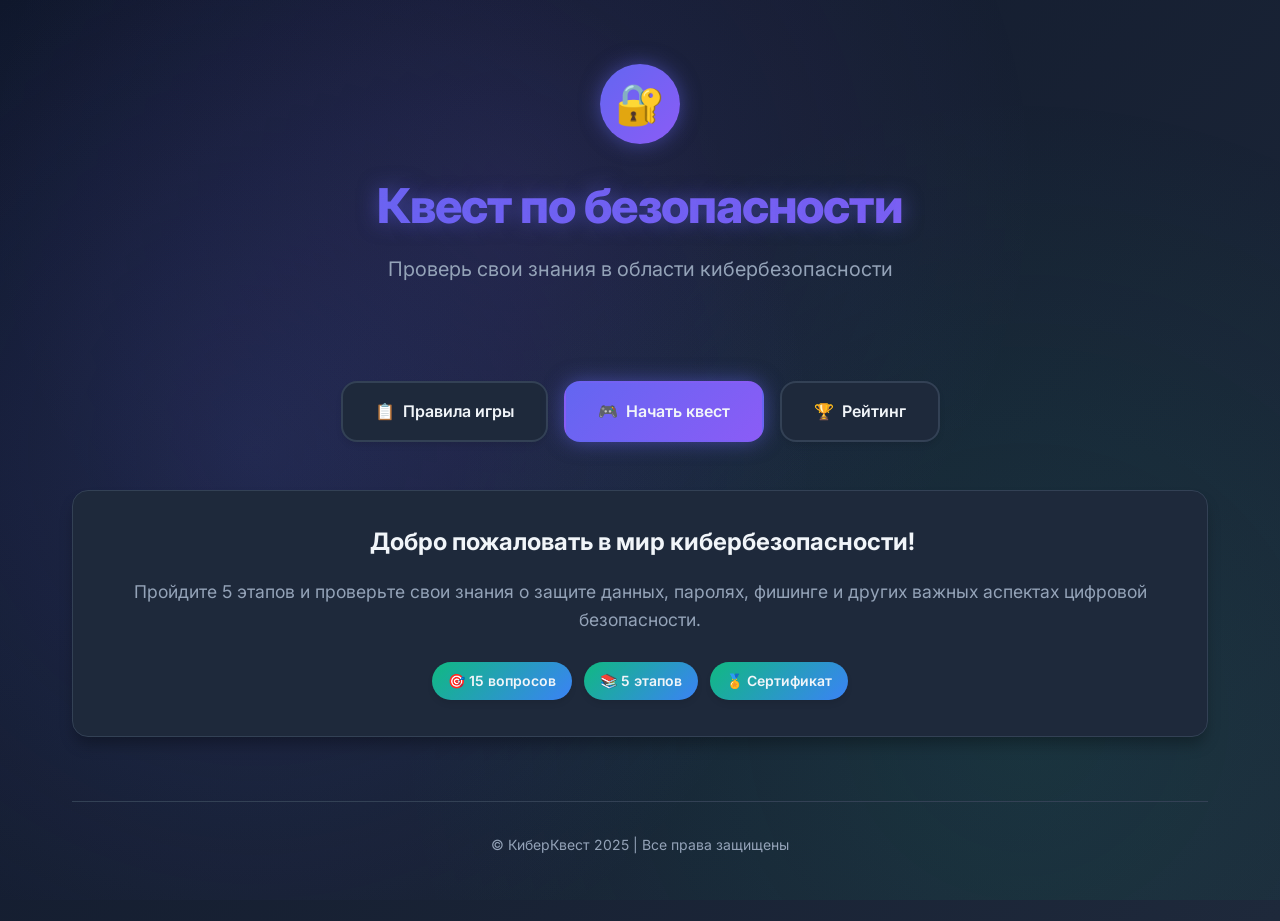
<file: index.html>
<!DOCTYPE html>
<!-- Объявляем тип документа и язык страницы (русский) -->
<html lang="ru">

<head>
    <!-- Кодировка символов UTF-8 для поддержки кириллицы -->
    <meta charset="UTF-8">
    <!-- Настройка viewport для корректного отображения на мобильных устройствах -->
    <meta name="viewport" content="width=device-width, initial-scale=1.0">
    <!-- Заголовок страницы, отображается во вкладке браузера -->
    <title>Квест по безопасности</title>

    <!-- Favicon для браузеров -->
    <link rel="icon" type="image/png" sizes="32x32" href="favicon-32x32.png">
    <link rel="icon" type="image/png" sizes="16x16" href="favicon-16x16.png">
    <link rel="apple-touch-icon" sizes="180x180" href="apple-touch-icon.png">

    <!-- PWA иконки -->
    <link rel="icon" type="image/png" sizes="192x192" href="IconKB3App_192x192.png">
    <link rel="icon" type="image/png" sizes="512x512" href="IconKB3App_512x512.png">

    <!-- Manifest для PWA -->
    <link rel="manifest" href="manifest.json">


    <!-- Метатеги для отображения в мессенджерах -->
    <meta property="og:title" content="🔐 Квест по безопасности">
    <meta property="og:description"
        content="Пройди квест и проверь свои знания о кибербезопасности!">
    <meta property="og:image" content="https://olgazero.github.io/QuestCyberQwen/LogoKB3App_1200x630.png">
    <meta property="og:image:width" content="1200">
    <meta property="og:image:height" content="630">
    <meta property="og:url" content="https://olgazero.github.io/QuestCyberQwen/index.html">
    <meta property="og:type" content="website">
    <meta property="og:locale" content="ru_RU">
    <meta property="og:site_name" content="КиберКвест">

    <!-- Twitter Card -->
    <meta name="twitter:card" content="summary_large_image">
    <meta name="twitter:title" content="🔐 Квест по безопасности">
    <meta name="twitter:description" content="Пройди квест и проверь свои знания о кибербезопасности!">
    <meta name="twitter:image" content="https://olgazero.github.io/QuestCyberQwen/LogoKB3App_1200x630.png">

    <!-- Дополнительные метатеги -->
    <meta name="theme-color" content="#6366f1">
    <meta name="msapplication-TileColor" content="#6366f1">

    <!-- Подключение внешнего файла стилей CSS -->
    <link rel="stylesheet" href="styles.css">
    <!-- Подключение шрифта Inter от Google Fonts для современной типографики -->
    <link href="https://fonts.googleapis.com/css2?family=Inter:wght@400;600;700;800&display=swap" rel="stylesheet">
</head>

<body>
    <!-- Основной контейнер для центрирования контента -->
    <div class="container">
        <!-- Шапка сайта с заголовком и подзаголовком -->
        <header class="header">
            <!-- Иконка замка для визуального обозначения темы безопасности -->
            <div class="cyber-icon">🔐</div>
            <!-- Главный заголовок страницы -->
            <h1>Квест по безопасности</h1>
            <!-- Подзаголовок с кратким описанием -->
            <p class="subtitle">Проверь свои знания в области кибербезопасности</p>
        </header>

        <!-- Навигационное меню с кнопками для перехода между страницами -->
        <nav class="nav-menu">
            <!-- Кнопка перехода к правилам игры -->
            <a href="rules.html" class="nav-button">
                <span>📋</span>
                Правила игры
            </a>
            <!-- Кнопка начала квеста (основная, выделена цветом) -->
            <a href="question.html" class="nav-button primary">
                <span>🎮</span>
                Начать квест
            </a>
            <!-- Кнопка перехода к таблице лидеров -->
            <a href="leaderboard.html" class="nav-button">
                <span>🏆</span>
                Рейтинг
            </a>
        </nav>

        <!-- Информационная карточка с приветствием -->
        <div class="card text-center">
            <!-- Заголовок карточки -->
            <h2 class="mb-2">️ Добро пожаловать в мир кибербезопасности!</h2>
            <!-- Описание квеста -->
            <p style="color: var(--text-secondary); font-size: 1.1rem;">
                Пройдите 5 этапов и проверьте свои знания о защите данных,
                паролях, фишинге и других важных аспектах цифровой безопасности.
            </p>
            <!-- Бейджи с информацией о квесте -->
            <div class="mt-3">
                <span class="badge">🎯 15 вопросов</span>
                <span class="badge">📚 5 этапов</span>
                <span class="badge">🏅 Сертификат</span>
            </div>
        </div>

        <!-- Подвал сайта с информацией об авторских правах -->
        <footer class="footer">
            <p>&copy; КиберКвест 2025 | Все права защищены</p>
        </footer>
    </div>
</body>

</html>
</file>
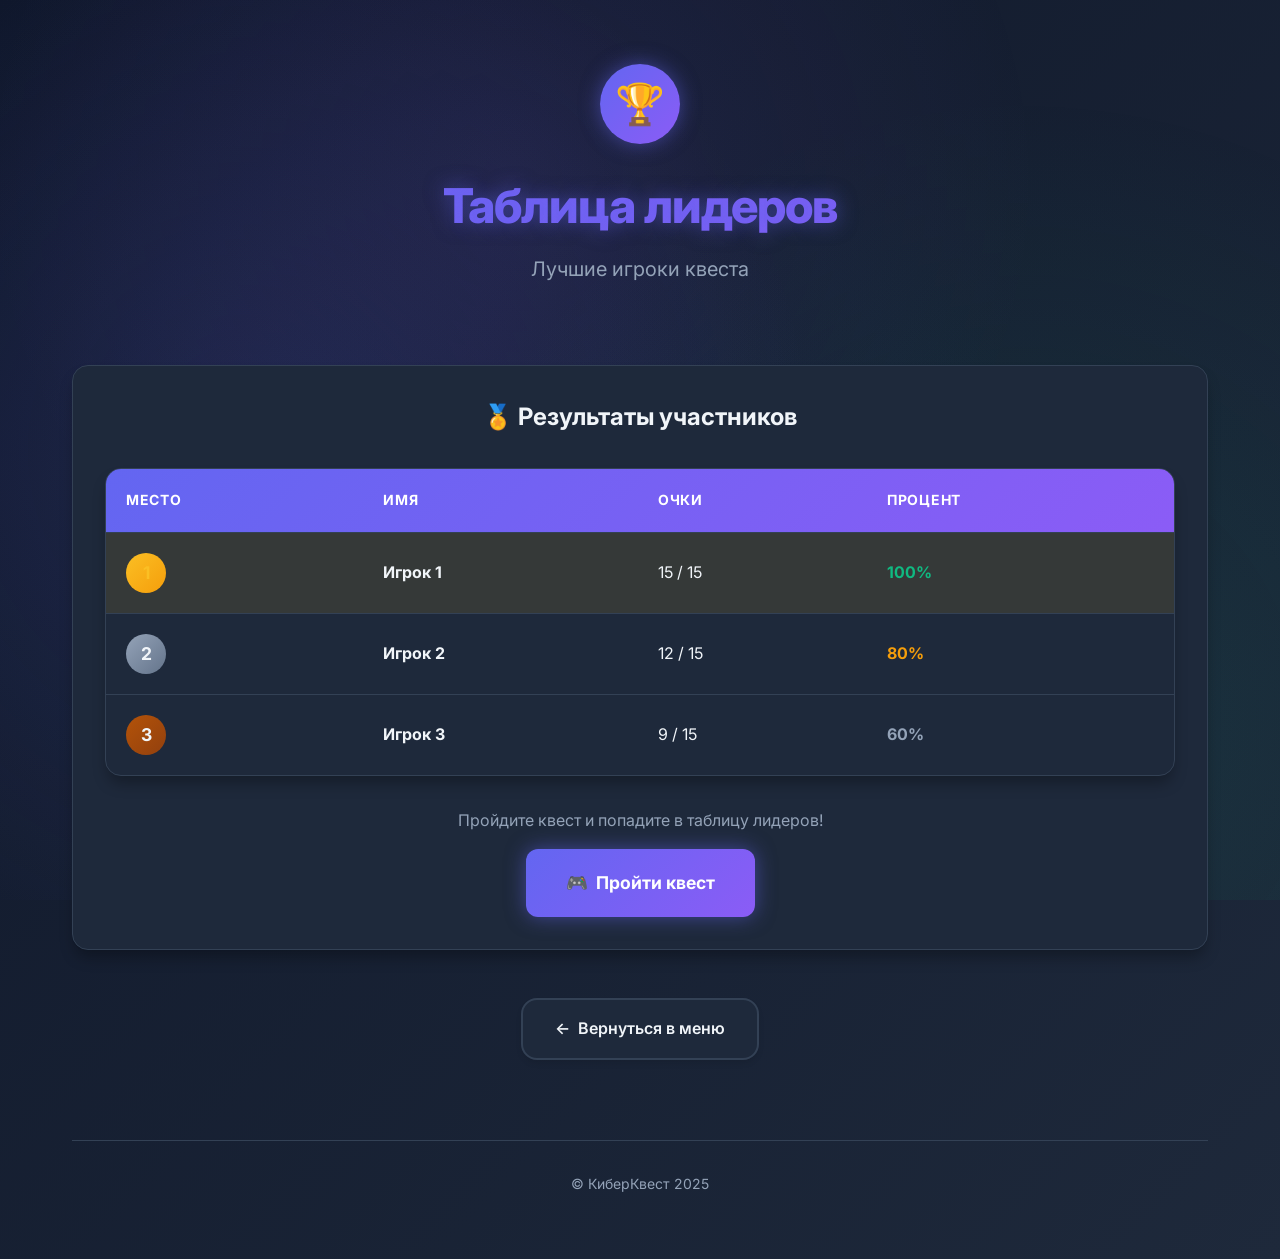
<file: leaderboard.html>
<!DOCTYPE html>
<!-- Объявляем тип документа и язык -->
<html lang="ru">

<head>
    <!-- Кодировка для русских символов -->
    <meta charset="UTF-8">
    <!-- Настройка для мобильных устройств -->
    <meta name="viewport" content="width=device-width, initial-scale=1.0">
    <!-- Заголовок страницы -->
    <title>Таблица лидеров - Квест по безопасности</title>

    <!-- Favicon для браузеров -->
    <link rel="icon" type="image/png" sizes="32x32" href="favicon-32x32.png">
    <link rel="icon" type="image/png" sizes="16x16" href="favicon-16x16.png">
    <link rel="apple-touch-icon" sizes="180x180" href="apple-touch-icon.png">

    <!-- PWA иконки -->
    <link rel="icon" type="image/png" sizes="192x192" href="IconKB3App_192x192.png">
    <link rel="icon" type="image/png" sizes="512x512" href="IconKB3App_512x512.png">

    <!-- Manifest для PWA -->
    <link rel="manifest" href="manifest.json">


    <!-- Подключение стилей -->
    <link rel="stylesheet" href="styles.css">
    <!-- Подключение шрифта -->
    <link href="https://fonts.googleapis.com/css2?family=Inter:wght@400;600;700;800&display=swap" rel="stylesheet">
</head>

<body>
    <!-- Основной контейнер -->
    <div class="container">
        <!-- Шапка страницы -->
        <header class="header">
            <!-- Иконка кубка -->
            <div class="cyber-icon">🏆</div>
            <h1>Таблица лидеров</h1>
            <p class="subtitle">Лучшие игроки квеста</p>
        </header>

        <!-- Карточка с таблицей лидеров -->
        <div class="card">
            <h2 class="text-center mb-3">🏅 Результаты участников</h2>

            <!-- Таблица с результатами -->
            <table class="leaderboard-table">
                <!-- Заголовок таблицы -->
                <thead>
                    <tr>
                        <th>Место</th>
                        <th>Имя</th>
                        <th>Очки</th>
                        <th>Процент</th>
                    </tr>
                </thead>

                <!-- Тело таблицы с данными -->
                <tbody>
                    <!-- Первое место (золото) -->
                    <tr>
                        <td>
                            <span class="rank-badge"
                                style="background: linear-gradient(135deg, #fbbf24, #f59e0b);">1</span>
                        </td>
                        <td><strong>Игрок 1</strong></td>
                        <td>15 / 15</td>
                        <td><span style="color: var(--secondary-color); font-weight: 700;">100%</span></td>
                    </tr>

                    <!-- Второе место (серебро) -->
                    <tr>
                        <td>
                            <span class="rank-badge"
                                style="background: linear-gradient(135deg, #94a3b8, #64748b);">2</span>
                        </td>
                        <td><strong>Игрок 2</strong></td>
                        <td>12 / 15</td>
                        <td><span style="color: var(--accent-color); font-weight: 700;">80%</span></td>
                    </tr>

                    <!-- Третье место (бронза) -->
                    <tr>
                        <td>
                            <span class="rank-badge"
                                style="background: linear-gradient(135deg, #b45309, #92400e);">3</span>
                        </td>
                        <td><strong>Игрок 3</strong></td>
                        <td>9 / 15</td>
                        <td><span style="color: var(--text-secondary); font-weight: 700;">60%</span></td>
                    </tr>
                </tbody>
            </table>

            <!-- Призыв к действию -->
            <div class="text-center mt-3">
                <p style="color: var(--text-secondary); margin-bottom: 1rem;">
                    Пройдите квест и попадите в таблицу лидеров!
                </p>
                <a href="question.html" class="button button-primary button-lg">
                    <span>🎮</span>
                    Пройти квест
                </a>
            </div>
        </div>

        <!-- Навигация для возврата в меню -->
        <div class="nav-menu">
            <a href="index.html" class="nav-button button-secondary">
                <span>←</span>
                Вернуться в меню
            </a>
        </div>

        <!-- Подвал -->
        <footer class="footer">
            <p>&copy; КиберКвест 2025</p>
        </footer>
    </div>
</body>

</html>
</file>
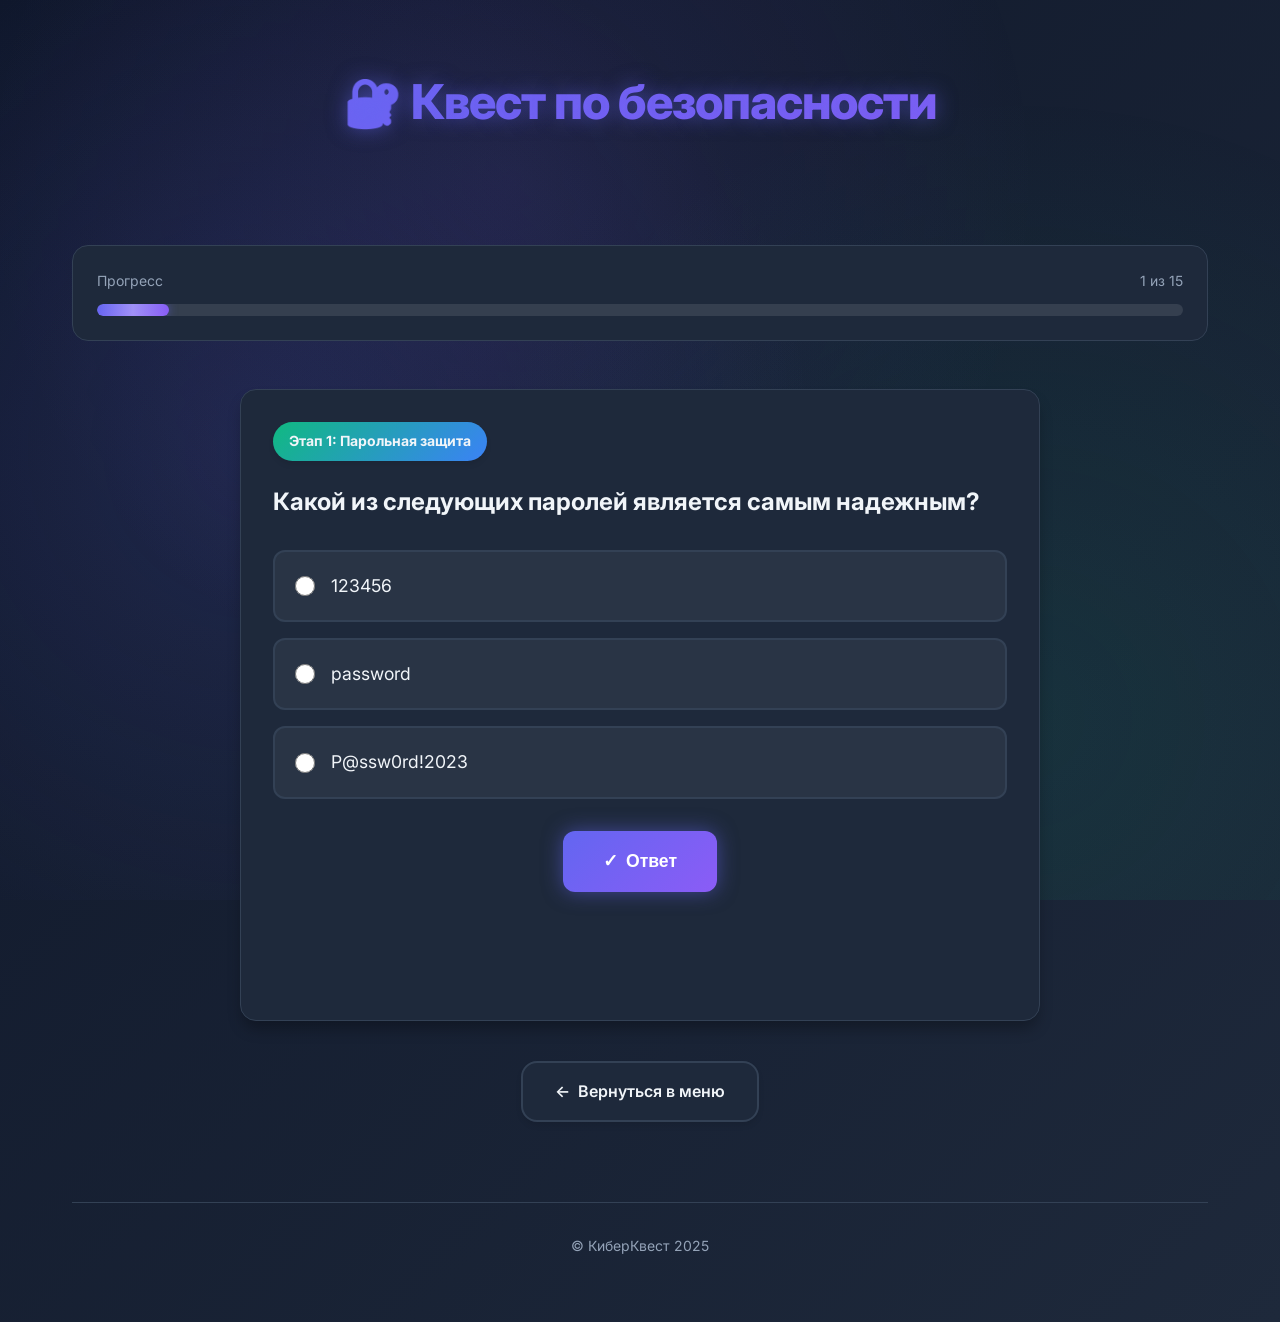
<file: question.html>
<!DOCTYPE html>
<!-- Объявляем тип документа и язык страницы -->
<html lang="ru">

<head>
    <!-- Кодировка для поддержки русских символов -->
    <meta charset="UTF-8">
    <!-- Настройка для мобильных устройств -->
    <meta name="viewport" content="width=device-width, initial-scale=1.0">
    <!-- Заголовок страницы -->
    <title>Квест по безопасности - Вопрос</title>

    <!-- Favicon для браузеров -->
    <link rel="icon" type="image/png" sizes="32x32" href="favicon-32x32.png">
    <link rel="icon" type="image/png" sizes="16x16" href="favicon-16x16.png">
    <link rel="apple-touch-icon" sizes="180x180" href="apple-touch-icon.png">

    <!-- PWA иконки -->
    <link rel="icon" type="image/png" sizes="192x192" href="IconKB3App_192x192.png">
    <link rel="icon" type="image/png" sizes="512x512" href="IconKB3App_512x512.png">

    <!-- Manifest для PWA -->
    <link rel="manifest" href="manifest.json">


    <!-- Подключение стилей -->
    <link rel="stylesheet" href="styles.css">
    <!-- Подключение шрифта -->
    <link href="https://fonts.googleapis.com/css2?family=Inter:wght@400;600;700;800&display=swap" rel="stylesheet">
</head>

<body>
    <!-- Основной контейнер -->
    <div class="container">
        <!-- Шапка с заголовком -->
        <header class="header">
            <h1>🔐 Квест по безопасности</h1>
        </header>

        <!-- Контейнер прогресс-бара для отображения прогресса прохождения -->
        <div class="progress-container">
            <!-- Текст с текущим прогрессом -->
            <div class="progress-label">
                <span>Прогресс</span>
                <span id="progressText">1 из 15</span>
            </div>
            <!-- Визуальная полоса прогресса -->
            <div class="progress-bar">
                <!-- Заполненная часть прогресс-бара (ширина меняется через JS) -->
                <div class="progress-fill" id="progressBar" style="width: 6.67%"></div>
            </div>
        </div>

        <!-- Контейнер для вопроса -->
        <div class="question-container">
            <!-- Карточка с вопросом -->
            <div class="card">
                <!-- Бейдж с названием текущего этапа -->
                <span class="stage-badge" id="stageTitle">Этап 1: Парольная защита</span>

                <!-- Текст вопроса (заполняется через JavaScript) -->
                <h2 class="question-text" id="questionText">
                    Какой из следующих паролей является самым надежным?
                </h2>

                <!-- Форма с вариантами ответов -->
                <form id="questionForm" class="question-form">
                    <!-- Варианты ответов будут добавлены через JavaScript -->
                </form>

                <!-- Кнопка для проверки ответа -->
                <div class="text-center">
                    <button class="button button-primary button-lg" onclick="checkAnswer()">
                        <span>✓</span>
                        Ответ
                    </button>
                </div>

                <!-- Блок для отображения результата (правильно/неправильно) -->
                <div id="result"></div>

                <!-- Кнопка перехода к следующему вопросу (скрыта по умолчанию) -->
                <div class="text-center continue-button" id="continueButton">
                    <button class="button button-success button-lg" onclick="nextQuestion()">
                        <span>→</span>
                        Продолжить
                    </button>
                </div>
            </div>
        </div>

        <!-- Навигация для возврата в меню -->
        <div class="nav-menu mt-3">
            <a href="index.html" class="nav-button button-secondary">
                <span>←</span>
                Вернуться в меню
            </a>
        </div>

        <!-- Подвал -->
        <footer class="footer">
            <p>&copy; КиберКвест 2025</p>
        </footer>
    </div>

    <!-- Подключение JavaScript файла с логикой квеста -->
    <script src="script.js"></script>
</body>

</html>
</file>
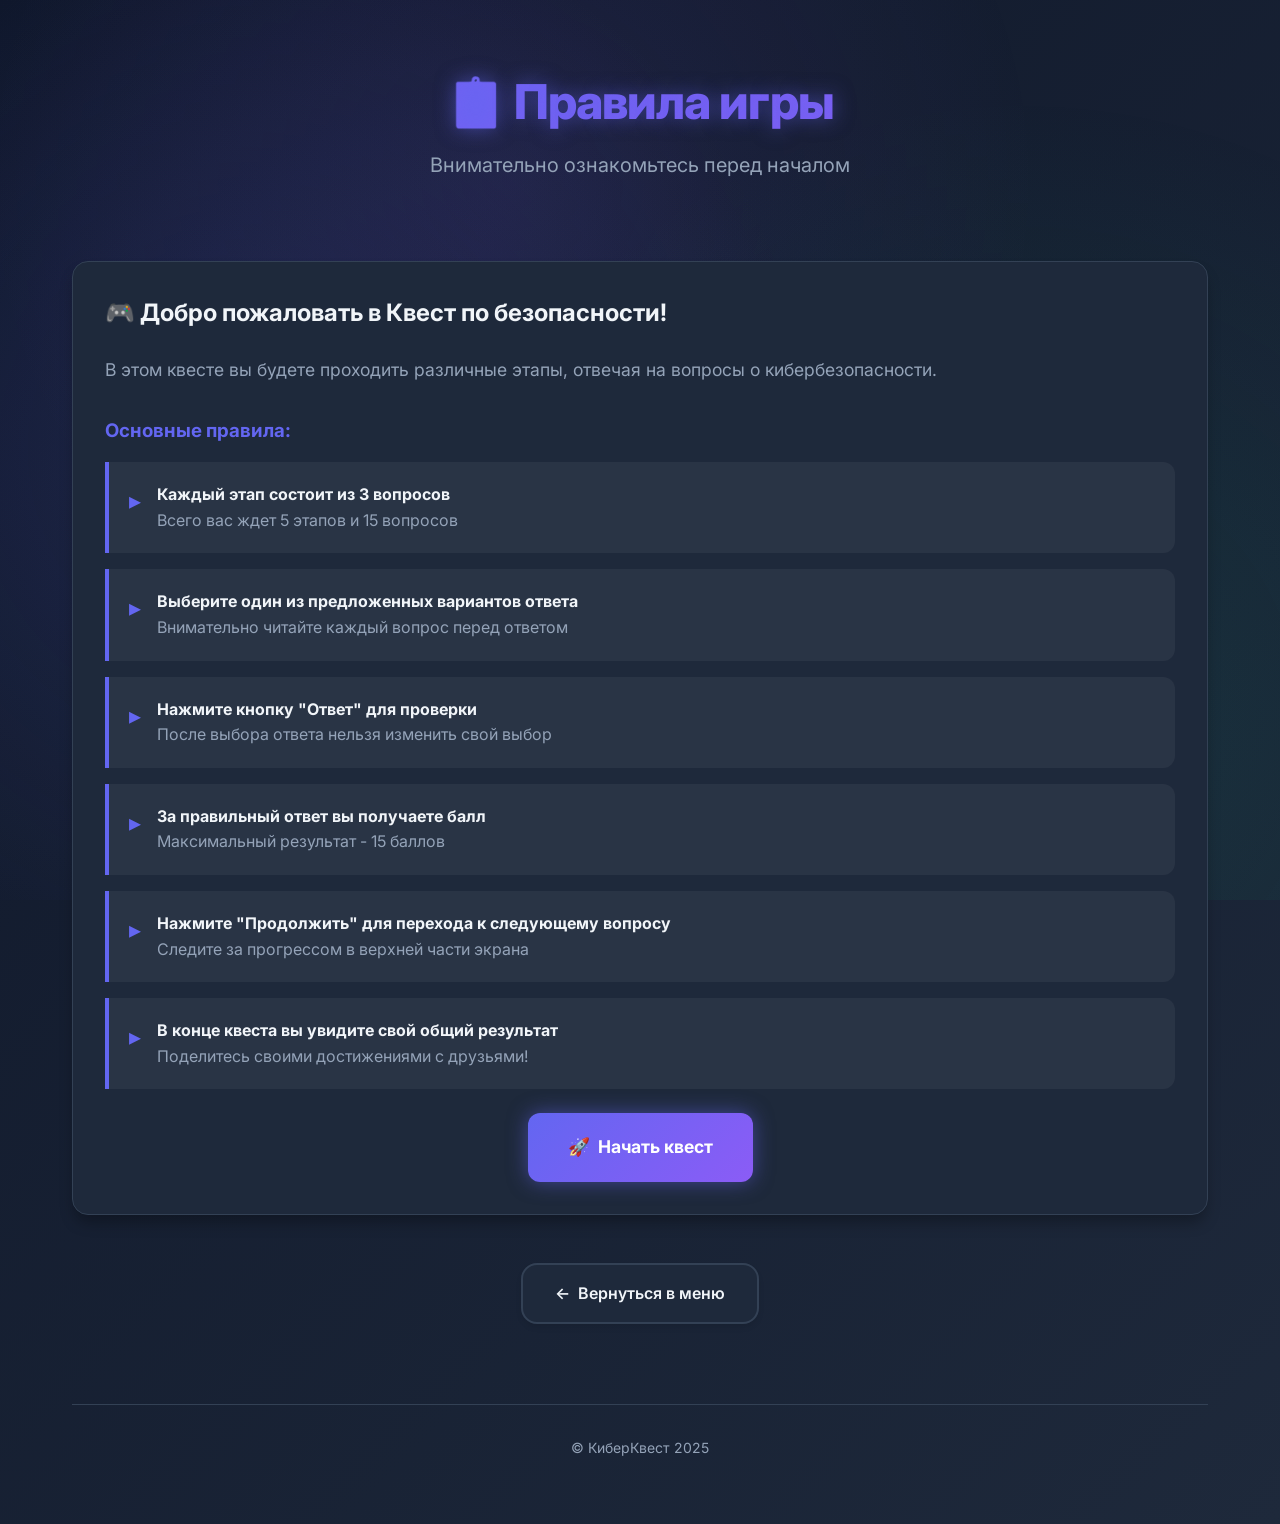
<file: rules.html>
<!DOCTYPE html>
<!-- Объявляем тип документа и язык -->
<html lang="ru">

<head>
    <!-- Кодировка для русских символов -->
    <meta charset="UTF-8">
    <!-- Настройка для мобильных устройств -->
    <meta name="viewport" content="width=device-width, initial-scale=1.0">
    <!-- Заголовок страницы -->
    <title>Правила игры - Квест по безопасности</title>

    <!-- Favicon для браузеров -->
    <link rel="icon" type="image/png" sizes="32x32" href="favicon-32x32.png">
    <link rel="icon" type="image/png" sizes="16x16" href="favicon-16x16.png">
    <link rel="apple-touch-icon" sizes="180x180" href="apple-touch-icon.png">

    <!-- PWA иконки -->
    <link rel="icon" type="image/png" sizes="192x192" href="IconKB3App_192x192.png">
    <link rel="icon" type="image/png" sizes="512x512" href="IconKB3App_512x512.png">

    <!-- Manifest для PWA -->
    <link rel="manifest" href="manifest.json">

    <!-- Подключение стилей -->
    <link rel="stylesheet" href="styles.css">
    <!-- Подключение шрифта -->
    <link href="https://fonts.googleapis.com/css2?family=Inter:wght@400;600;700;800&display=swap" rel="stylesheet">
</head>

<body>
    <!-- Основной контейнер -->
    <div class="container">
        <!-- Шапка страницы -->
        <header class="header">
            <h1>📋 Правила игры</h1>
            <p class="subtitle">Внимательно ознакомьтесь перед началом</p>
        </header>

        <!-- Карточка с правилами -->
        <div class="card">
            <!-- Заголовок раздела -->
            <h2 class="mb-3">🎮 Добро пожаловать в Квест по безопасности!</h2>

            <!-- Описание квеста -->
            <p style="color: var(--text-secondary); font-size: 1.1rem; margin-bottom: 2rem;">
                В этом квесте вы будете проходить различные этапы, отвечая на вопросы о кибербезопасности.
            </p>

            <!-- Подзаголовок списка правил -->
            <h3 class="mb-2" style="color: var(--primary-color);">Основные правила:</h3>

            <!-- Список правил -->
            <ul class="rules-list">
                <li>
                    <div>
                        <strong>Каждый этап состоит из 3 вопросов</strong><br>
                        <span style="color: var(--text-secondary);">
                            Всего вас ждет 5 этапов и 15 вопросов
                        </span>
                    </div>
                </li>
                <li>
                    <div>
                        <strong>Выберите один из предложенных вариантов ответа</strong><br>
                        <span style="color: var(--text-secondary);">
                            Внимательно читайте каждый вопрос перед ответом
                        </span>
                    </div>
                </li>
                <li>
                    <div>
                        <strong>Нажмите кнопку "Ответ" для проверки</strong><br>
                        <span style="color: var(--text-secondary);">
                            После выбора ответа нельзя изменить свой выбор
                        </span>
                    </div>
                </li>
                <li>
                    <div>
                        <strong>За правильный ответ вы получаете балл</strong><br>
                        <span style="color: var(--text-secondary);">
                            Максимальный результат - 15 баллов
                        </span>
                    </div>
                </li>
                <li>
                    <div>
                        <strong>Нажмите "Продолжить" для перехода к следующему вопросу</strong><br>
                        <span style="color: var(--text-secondary);">
                            Следите за прогрессом в верхней части экрана
                        </span>
                    </div>
                </li>
                <li>
                    <div>
                        <strong>В конце квеста вы увидите свой общий результат</strong><br>
                        <span style="color: var(--text-secondary);">
                            Поделитесь своими достижениями с друзьями!
                        </span>
                    </div>
                </li>
            </ul>

            <!-- Кнопка начала квеста -->
            <div class="text-center mt-3">
                <a href="question.html" class="button button-primary button-lg">
                    <span>🚀</span>
                    Начать квест
                </a>
            </div>
        </div>

        <!-- Навигация для возврата в меню -->
        <div class="nav-menu">
            <a href="index.html" class="nav-button button-secondary">
                <span>←</span>
                Вернуться в меню
            </a>
        </div>

        <!-- Подвал -->
        <footer class="footer">
            <p>&copy; КиберКвест 2025</p>
        </footer>
    </div>
</body>

</html>
</file>
<file: styles.css>
/* ============================================
   CYBERSECURITY QUEST - MODERN DESIGN SYSTEM
   СИСТЕМА ДИЗАЙНА ДЛЯ КВЕСТА ПО КИБЕРБЕЗОПАСНОСТИ
   ============================================ */

/* === CSS ПЕРЕМЕННЫЕ === */
/* Определяем основные цвета и параметры для всего приложения */
:root {
  /* Основной фиолетовый цвет для акцентов */
  --primary-color: #6366f1;
  /* Темная версия основного цвета */
  --primary-dark: #4f46e5;
  /* Зеленый цвет для успешных действий */
  --secondary-color: #10b981;
  /* Оранжевый цвет для предупреждений */
  --accent-color: #f59e0b;
  /* Красный цвет для ошибок */
  --danger-color: #ef4444;
  /* Темный фон */
  --dark-bg: #0f172a;
  /* Фон карточек */
  --card-bg: #1e293b;
  /* Основной цвет текста */
  --text-primary: #f1f5f9;
  /* Вторичный цвет текста */
  --text-secondary: #94a3b8;
  /* Цвет границ */
  --border-color: #334155;
  /* Градиент для основных элементов */
  --gradient-primary: linear-gradient(135deg, #6366f1 0%, #8b5cf6 100%);
  /* Градиент для вторичных элементов */
  --gradient-secondary: linear-gradient(135deg, #10b981 0%, #3b82f6 100%);
  /* Градиент для темного фона */
  --gradient-dark: linear-gradient(135deg, #0f172a 0%, #1e293b 100%);
  /* Тени разных размеров */
  --shadow-sm: 0 1px 2px 0 rgba(0, 0, 0, 0.05);
  --shadow-md: 0 4px 6px -1px rgba(0, 0, 0, 0.1);
  --shadow-lg: 0 10px 15px -3px rgba(0, 0, 0, 0.3);
  /* Эффект свечения */
  --shadow-glow: 0 0 20px rgba(99, 102, 241, 0.5);
  /* Радиусы скругления */
  --radius-sm: 0.5rem;
  --radius-md: 0.75rem;
  --radius-lg: 1rem;
  /* Анимация переходов */
  --transition: all 0.3s cubic-bezier(0.4, 0, 0.2, 1);
}

/* === СБРОС СТИЛЕЙ И БАЗОВЫЕ НАСТРОЙКИ === */
/* Убираем отступы у всех элементов */
* {
  margin: 0;
  padding: 0;
  box-sizing: border-box;
}

/* Основные стили для body */
body {
  /* Шрифт Inter с запасными вариантами */
  font-family: 'Inter', 'Segoe UI', system-ui, -apple-system, sans-serif;
  /* Темный градиентный фон */
  background: var(--gradient-dark);
  /* Светлый цвет текста */
  color: var(--text-primary);
  /* Межстрочный интервал */
  line-height: 1.6;
  /* Минимальная высота на весь экран */
  min-height: 100vh;
  /* Скрываем горизонтальную прокрутку */
  overflow-x: hidden;
  /* Позиционирование для псевдоэлементов */
  position: relative;
}

/* Анимированный фон с градиентными пятнами */
body::before {
  content: '';
  position: fixed;
  top: 0;
  left: 0;
  width: 100%;
  height: 100%;
  /* Три градиентных круга разных цветов */
  background: 
    radial-gradient(circle at 20% 50%, rgba(99, 102, 241, 0.15) 0%, transparent 50%),
    radial-gradient(circle at 80% 80%, rgba(16, 185, 129, 0.1) 0%, transparent 50%),
    radial-gradient(circle at 40% 20%, rgba(139, 92, 246, 0.1) 0%, transparent 50%);
  /* Чтобы фон не перекрывал клики */
  pointer-events: none;
  /* Фон позади контента */
  z-index: -1;
  /* Анимация пульсации */
  animation: backgroundPulse 15s ease-in-out infinite;
}

/* Анимация пульсации фона */
@keyframes backgroundPulse {
  0%, 100% { opacity: 1; }
  50% { opacity: 0.7; }
}

/* === КОНТЕЙНЕР === */
/* Ограничивает ширину контента и центрирует */
.container {
  max-width: 1200px;
  margin: 0 auto;
  padding: 2rem;
  min-height: 100vh;
  display: flex;
  flex-direction: column;
}

/* === ШАПКА === */
/* Стили для заголовка страницы */
.header {
  text-align: center;
  padding: 2rem 0;
  margin-bottom: 2rem;
  /* Анимация появления сверху */
  animation: fadeInDown 0.8s ease-out;
}

/* Главный заголовок */
.header h1 {
  font-size: 3rem;
  font-weight: 800;
  /* Градиентный текст */
  background: var(--gradient-primary);
  -webkit-background-clip: text;
  -webkit-text-fill-color: transparent;
  background-clip: text;
  margin-bottom: 0.5rem;
  /* Эффект свечения */
  text-shadow: var(--shadow-glow);
  letter-spacing: -0.02em;
}

/* Подзаголовок */
.header .subtitle {
  color: var(--text-secondary);
  font-size: 1.25rem;
  font-weight: 400;
}

/* === НАВИГАЦИЯ === */
/* Меню с кнопками */
.nav-menu {
  display: flex;
  justify-content: center;
  gap: 1rem;
  margin: 2rem 0;
  flex-wrap: wrap;
  /* Анимация появления снизу */
  animation: fadeInUp 0.8s ease-out 0.2s both;
}

/* Кнопки навигации */
.nav-button {
  padding: 1rem 2rem;
  background: var(--card-bg);
  border: 2px solid var(--border-color);
  border-radius: var(--radius-lg);
  color: var(--text-primary);
  font-size: 1rem;
  font-weight: 600;
  cursor: pointer;
  transition: var(--transition);
  text-decoration: none;
  display: inline-flex;
  align-items: center;
  gap: 0.5rem;
  box-shadow: var(--shadow-md);
  position: relative;
  overflow: hidden;
}

/* Эффект градиента при наведении */
.nav-button::before {
  content: '';
  position: absolute;
  top: 0;
  left: 0;
  width: 100%;
  height: 100%;
  background: var(--gradient-primary);
  opacity: 0;
  transition: var(--transition);
  z-index: -1;
}

/* Стили при наведении */
.nav-button:hover {
  transform: translateY(-2px);
  border-color: var(--primary-color);
  box-shadow: var(--shadow-glow), var(--shadow-lg);
  color: white;
}

.nav-button:hover::before {
  opacity: 1;
}

/* Стили при нажатии */
.nav-button:active {
  transform: translateY(0);
}

/* Основная кнопка (выделенная) */
.nav-button.primary {
  background: var(--gradient-primary);
  border-color: transparent;
  box-shadow: var(--shadow-glow);
}

.nav-button.primary:hover {
  box-shadow: 0 0 30px rgba(99, 102, 241, 0.7);
  transform: translateY(-3px);
}

/* === КАРТОЧКИ === */
/* Стили для карточек контента */
.card {
  background: var(--card-bg);
  border: 1px solid var(--border-color);
  border-radius: var(--radius-lg);
  padding: 2rem;
  margin: 1rem 0;
  box-shadow: var(--shadow-lg);
  transition: var(--transition);
  animation: fadeInUp 0.6s ease-out;
  /* Размытие фона */
  backdrop-filter: blur(10px);
}

/* Эффект при наведении на карточку */
.card:hover {
  transform: translateY(-5px);
  box-shadow: 0 20px 25px -5px rgba(0, 0, 0, 0.4), var(--shadow-glow);
  border-color: var(--primary-color);
}

/* === КОНТЕЙНЕР ВОПРОСА === */
.question-container {
  max-width: 800px;
  margin: 0 auto;
  width: 100%;
  animation: fadeIn 0.6s ease-out;
}

/* Бейдж этапа */
.stage-badge {
  display: inline-block;
  padding: 0.5rem 1rem;
  background: var(--gradient-secondary);
  border-radius: 2rem;
  font-size: 0.875rem;
  font-weight: 700;
  margin-bottom: 1.5rem;
  box-shadow: var(--shadow-md);
  /* Анимация пульсации */
  animation: pulse 2s ease-in-out infinite;
}

@keyframes pulse {
  0%, 100% { transform: scale(1); }
  50% { transform: scale(1.05); }
}

/* Текст вопроса */
.question-text {
  font-size: 1.5rem;
  font-weight: 700;
  margin-bottom: 2rem;
  line-height: 1.4;
  color: var(--text-primary);
}

/* === ФОРМЫ === */
.question-form {
  display: flex;
  flex-direction: column;
  gap: 1rem;
  margin: 2rem 0;
}

/* Варианты ответов */
.question-form label {
  display: flex;
  align-items: center;
  padding: 1.25rem;
  background: rgba(255, 255, 255, 0.05);
  border: 2px solid var(--border-color);
  border-radius: var(--radius-md);
  cursor: pointer;
  transition: var(--transition);
  font-size: 1.1rem;
  position: relative;
  overflow: hidden;
}

/* Цветная полоска слева при наведении */
.question-form label::before {
  content: '';
  position: absolute;
  left: 0;
  top: 0;
  height: 100%;
  width: 4px;
  background: var(--gradient-primary);
  transform: scaleY(0);
  transition: transform 0.3s ease;
}

.question-form label:hover {
  background: rgba(99, 102, 241, 0.1);
  border-color: var(--primary-color);
  transform: translateX(5px);
}

.question-form label:hover::before {
  transform: scaleY(1);
}

/* Радио-кнопки */
.question-form input[type="radio"] {
  margin-right: 1rem;
  width: 20px;
  height: 20px;
  accent-color: var(--primary-color);
  cursor: pointer;
}

/* === КНОПКИ === */
.button {
  padding: 1rem 2rem;
  border: none;
  border-radius: var(--radius-md);
  font-size: 1rem;
  font-weight: 700;
  cursor: pointer;
  transition: var(--transition);
  text-decoration: none;
  display: inline-flex;
  align-items: center;
  justify-content: center;
  gap: 0.5rem;
  position: relative;
  overflow: hidden;
}

/* Основная кнопка */
.button-primary {
  background: var(--gradient-primary);
  color: white;
  box-shadow: var(--shadow-glow);
}

.button-primary:hover {
  transform: translateY(-2px);
  box-shadow: 0 0 30px rgba(99, 102, 241, 0.7);
}

/* Вторичная кнопка */
.button-secondary {
  background: var(--card-bg);
  color: var(--text-primary);
  border: 2px solid var(--border-color);
}

.button-secondary:hover {
  border-color: var(--primary-color);
  background: rgba(99, 102, 241, 0.1);
}

/* Кнопка успеха */
.button-success {
  background: var(--gradient-secondary);
  color: white;
}

/* Большая кнопка */
.button-lg {
  padding: 1.25rem 2.5rem;
  font-size: 1.1rem;
}

/* Кнопка продолжения (скрыта по умолчанию) */
.continue-button {
  display: none;
  margin-top: 1.5rem;
  animation: fadeIn 0.5s ease-out;
}

/* === РЕЗУЛЬТАТЫ === */
#result {
  padding: 1.5rem;
  border-radius: var(--radius-md);
  margin: 1.5rem 0;
  font-weight: 600;
  font-size: 1.1rem;
  text-align: center;
  animation: slideIn 0.5s ease-out;
}

/* Правильный ответ */
#result.correct {
  background: rgba(16, 185, 129, 0.2);
  border: 2px solid var(--secondary-color);
  color: #6ee7b7;
}

/* Неправильный ответ */
#result.incorrect {
  background: rgba(239, 68, 68, 0.2);
  border: 2px solid var(--danger-color);
  color: #fca5a5;
}

/* === ПРОГРЕСС-БАР === */
.progress-container {
  margin: 2rem 0;
  background: var(--card-bg);
  border-radius: var(--radius-lg);
  padding: 1.5rem;
  border: 1px solid var(--border-color);
}

.progress-label {
  display: flex;
  justify-content: space-between;
  margin-bottom: 0.75rem;
  font-size: 0.875rem;
  color: var(--text-secondary);
}

.progress-bar {
  height: 12px;
  background: rgba(255, 255, 255, 0.1);
  border-radius: 1rem;
  overflow: hidden;
  position: relative;
}

.progress-fill {
  height: 100%;
  background: var(--gradient-primary);
  border-radius: 1rem;
  transition: width 0.5s cubic-bezier(0.4, 0, 0.2, 1);
  box-shadow: 0 0 10px rgba(99, 102, 241, 0.5);
  position: relative;
  overflow: hidden;
}

/* Блик на прогресс-баре */
.progress-fill::after {
  content: '';
  position: absolute;
  top: 0;
  left: 0;
  bottom: 0;
  right: 0;
  background: linear-gradient(
    90deg,
    transparent,
    rgba(255, 255, 255, 0.3),
    transparent
  );
  animation: shimmer 2s infinite;
}

@keyframes shimmer {
  0% { transform: translateX(-100%); }
  100% { transform: translateX(100%); }
}

/* === ТАБЛИЦА ЛИДЕРОВ === */
.leaderboard-table {
  width: 100%;
  border-collapse: separate;
  border-spacing: 0;
  margin: 2rem 0;
  background: var(--card-bg);
  border-radius: var(--radius-lg);
  overflow: hidden;
  border: 1px solid var(--border-color);
  box-shadow: var(--shadow-lg);
}

.leaderboard-table thead {
  background: var(--gradient-primary);
}

.leaderboard-table th {
  padding: 1.25rem;
  text-align: left;
  font-weight: 700;
  color: white;
  text-transform: uppercase;
  letter-spacing: 0.05em;
  font-size: 0.875rem;
}

.leaderboard-table td {
  padding: 1.25rem;
  border-top: 1px solid var(--border-color);
  transition: var(--transition);
}

.leaderboard-table tbody tr {
  transition: var(--transition);
}

.leaderboard-table tbody tr:hover {
  background: rgba(99, 102, 241, 0.1);
  transform: scale(1.01);
}

/* Выделение первого места */
.leaderboard-table tbody tr:nth-child(1) {
  background: rgba(251, 191, 36, 0.1);
}

.leaderboard-table tbody tr:nth-child(1) td:first-child {
  color: #fbbf24;
  font-weight: 800;
}

/* Значок места */
.rank-badge {
  display: inline-flex;
  align-items: center;
  justify-content: center;
  width: 40px;
  height: 40px;
  border-radius: 50%;
  background: var(--gradient-primary);
  font-weight: 700;
  font-size: 1.1rem;
}

/* === СПИСОК ПРАВИЛ === */
.rules-list {
  list-style: none;
  padding: 0;
}

.rules-list li {
  padding: 1.25rem;
  margin: 1rem 0;
  background: rgba(255, 255, 255, 0.05);
  border-left: 4px solid var(--primary-color);
  border-radius: 0 var(--radius-md) var(--radius-md) 0;
  transition: var(--transition);
  display: flex;
  align-items: flex-start;
  gap: 1rem;
}

.rules-list li::before {
  content: '▸';
  color: var(--primary-color);
  font-size: 1.5rem;
  font-weight: bold;
}

.rules-list li:hover {
  background: rgba(99, 102, 241, 0.15);
  transform: translateX(10px);
  border-left-width: 6px;
}

/* === ОТОБРАЖЕНИЕ СЧЕТА === */
.score-display {
  text-align: center;
  padding: 3rem;
  background: var(--gradient-primary);
  border-radius: var(--radius-lg);
  margin: 2rem 0;
  box-shadow: var(--shadow-glow);
  animation: scaleIn 0.6s ease-out;
}

.score-number {
  font-size: 5rem;
  font-weight: 800;
  color: white;
  text-shadow: 0 4px 6px rgba(0, 0, 0, 0.3);
  line-height: 1;
  margin: 1rem 0;
}

.score-label {
  font-size: 1.5rem;
  color: rgba(255, 255, 255, 0.9);
}

/* === АНИМАЦИИ === */
@keyframes fadeIn {
  from { opacity: 0; }
  to { opacity: 1; }
}

@keyframes fadeInDown {
  from {
    opacity: 0;
    transform: translateY(-30px);
  }
  to {
    opacity: 1;
    transform: translateY(0);
  }
}

@keyframes fadeInUp {
  from {
    opacity: 0;
    transform: translateY(30px);
  }
  to {
    opacity: 1;
    transform: translateY(0);
  }
}

@keyframes slideIn {
  from {
    opacity: 0;
    transform: translateX(-20px);
  }
  to {
    opacity: 1;
    transform: translateX(0);
  }
}

@keyframes scaleIn {
  from {
    opacity: 0;
    transform: scale(0.8);
  }
  to {
    opacity: 1;
    transform: scale(1);
  }
}

/* === ДЕКОРАТИВНЫЕ ЭЛЕМЕНТЫ === */
.cyber-icon {
  width: 80px;
  height: 80px;
  margin: 0 auto 1.5rem;
  background: var(--gradient-primary);
  border-radius: 50%;
  display: flex;
  align-items: center;
  justify-content: center;
  font-size: 2.5rem;
  box-shadow: var(--shadow-glow);
  /* Анимация парения */
  animation: float 3s ease-in-out infinite;
}

@keyframes float {
  0%, 100% { transform: translateY(0); }
  50% { transform: translateY(-10px); }
}

/* === ПОДВАЛ === */
.footer {
  margin-top: auto;
  text-align: center;
  padding: 2rem 0;
  color: var(--text-secondary);
  font-size: 0.875rem;
  border-top: 1px solid var(--border-color);
  margin-top: 3rem;
}

/* === АДАПТИВНЫЙ ДИЗАЙН === */
/* Стили для мобильных устройств (экраны меньше 768px) */
@media (max-width: 768px) {
  .container {
    padding: 1rem;
  }

  .header h1 {
    font-size: 2rem;
  }

  .nav-menu {
    flex-direction: column;
    align-items: stretch;
  }

  .nav-button {
    width: 100%;
    justify-content: center;
  }

  .question-text {
    font-size: 1.25rem;
  }

  .score-number {
    font-size: 3rem;
  }

  .leaderboard-table {
    font-size: 0.875rem;
  }

  .leaderboard-table th,
  .leaderboard-table td {
    padding: 0.75rem;
  }

  .card {
    padding: 1.5rem;
  }
}

/* === ВСПОМОГАТЕЛЬНЫЕ КЛАССЫ === */
.text-center { text-align: center; }
.mt-1 { margin-top: 0.5rem; }
.mt-2 { margin-top: 1rem; }
.mt-3 { margin-top: 1.5rem; }
.mb-1 { margin-bottom: 0.5rem; }
.mb-2 { margin-bottom: 1rem; }
.mb-3 { margin-bottom: 1.5rem; }
.hidden { display: none; }
.flex { display: flex; }
.flex-col { flex-direction: column; }
.items-center { align-items: center; }
.justify-center { justify-content: center; }
.gap-2 { gap: 1rem; }

/* === ИНДИКАТОР ЗАГРУЗКИ === */
.spinner {
  width: 40px;
  height: 40px;
  border: 4px solid rgba(255, 255, 255, 0.1);
  border-top-color: var(--primary-color);
  border-radius: 50%;
  animation: spin 1s linear infinite;
}

@keyframes spin {
  to { transform: rotate(360deg); }
}

/* === ЭФФЕКТ КОНФЕТТИ === */
.confetti {
  position: fixed;
  width: 10px;
  height: 10px;
  background: var(--primary-color);
  position: absolute;
  animation: confetti-fall 3s linear forwards;
}

@keyframes confetti-fall {
  0% {
    transform: translateY(-100vh) rotate(0deg);
    opacity: 1;
  }
  100% {
    transform: translateY(100vh) rotate(720deg);
    opacity: 0;
  }
}

/* === БЕЙДЖИ ДОСТИЖЕНИЙ === */
.badge {
  display: inline-flex;
  align-items: center;
  gap: 0.5rem;
  padding: 0.5rem 1rem;
  background: var(--gradient-secondary);
  border-radius: 2rem;
  font-size: 0.875rem;
  font-weight: 600;
  margin: 0.25rem;
  box-shadow: var(--shadow-md);
}

.badge-locked {
  opacity: 0.5;
  filter: grayscale(100%);
}

/* === ПОДСКАЗКИ === */
.tooltip {
  position: relative;
  cursor: help;
}

.tooltip::after {
  content: attr(data-tooltip);
  position: absolute;
  bottom: 100%;
  left: 50%;
  transform: translateX(-50%);
  padding: 0.5rem 1rem;
  background: var(--dark-bg);
  border: 1px solid var(--border-color);
  border-radius: var(--radius-md);
  font-size: 0.875rem;
  white-space: nowrap;
  opacity: 0;
  visibility: hidden;
  transition: var(--transition);
  z-index: 1000;
}

.tooltip:hover::after {
  opacity: 1;
  visibility: visible;
  bottom: calc(100% + 10px);
}
</file>
